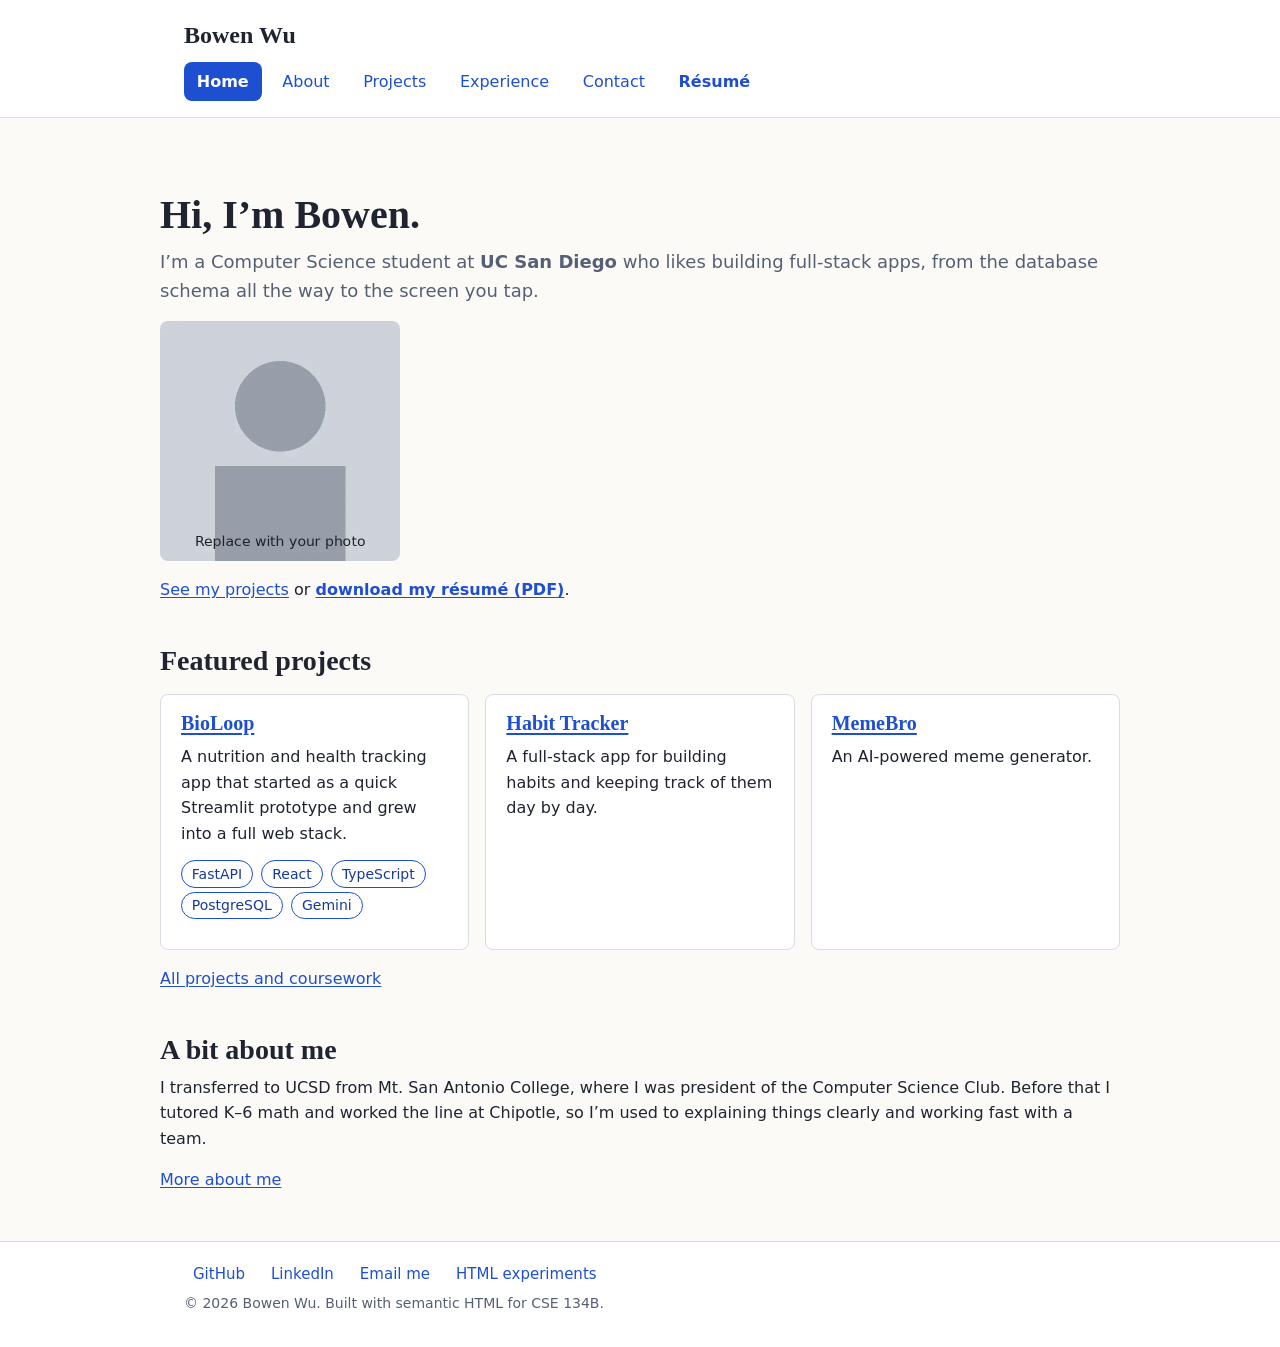
<file: index.html>
<!DOCTYPE html>
<html lang="en">
<head>
  <meta charset="utf-8">
  <meta name="viewport" content="width=device-width, initial-scale=1">
  <meta name="description" content="Bowen Wu is a Computer Science student at UC San Diego who builds full-stack web apps.">
  <meta name="author" content="Bowen Wu">
  <title>Home | Bowen Wu</title>
  <link rel="icon" href="favicon.svg" type="image/svg+xml">
  <link rel="stylesheet" href="css/styles.css">
  <script src="js/hello-world.js" defer></script>
</head>
<body>
  <header>
    <p><a href="index.html"><strong>Bowen Wu</strong></a></p>
    <nav aria-label="Main">
      <ul>
        <li><a href="index.html" aria-current="page">Home</a></li>
        <li><a href="about.html">About</a></li>
        <li><a href="projects.html">Projects</a></li>
        <li><a href="experience.html">Experience</a></li>
        <li><a href="contact.html">Contact</a></li>
        <li><a href="resume.pdf" type="application/pdf">Résumé</a></li>
      </ul>
    </nav>
  </header>

  <main>
    <section aria-labelledby="intro-heading">
      <h1 id="intro-heading">Hi, I’m Bowen.</h1>
      <p>I’m a Computer Science student at <strong>UC San Diego</strong> who likes building full-stack apps, from the database schema all the way to the screen you tap.</p>
      <picture>
        <source srcset="images/headshot.webp" type="image/webp">
        <img src="images/headshot.jpg" alt="Portrait of Bowen Wu" width="240" height="240">
      </picture>
      <p>
        <a href="projects.html">See my projects</a> or
        <a href="resume.pdf" type="application/pdf">download my résumé (PDF)</a>.
      </p>
      <noscript>
        <p>JavaScript is turned off. That’s fine: everything on this site works without it.</p>
      </noscript>
    </section>

    <section aria-labelledby="featured-heading">
      <h2 id="featured-heading">Featured projects</h2>

      <article>
        <h3><a href="projects/bioloop.html">BioLoop</a></h3>
        <p>A nutrition and health tracking app that started as a quick Streamlit prototype and grew into a full web stack.</p>
        <tech-stack>
          <span>FastAPI</span> <span>React</span> <span>TypeScript</span> <span>PostgreSQL</span> <span>Gemini</span>
        </tech-stack>
      </article>

      <article>
        <h3><a href="projects/habit-tracker.html">Habit Tracker</a></h3>
        <p>A full-stack app for building habits and keeping track of them day by day.</p>
      </article>

      <article>
        <h3><a href="projects/memebro.html">MemeBro</a></h3>
        <p>An AI-powered meme generator.</p>
      </article>

      <p><a href="projects.html">All projects and coursework</a></p>
    </section>

    <section aria-labelledby="about-heading">
      <h2 id="about-heading">A bit about me</h2>
      <p>I transferred to UCSD from Mt. San Antonio College, where I was president of the Computer Science Club. Before that I tutored K–6 math and worked the line at Chipotle, so I’m used to explaining things clearly and working fast with a team.</p>
      <p><a href="about.html">More about me</a></p>
    </section>
  </main>

  <footer>
    <nav aria-label="Footer">
      <ul>
        <!-- TODO: replace with your real GitHub and LinkedIn profile URLs -->
        <li><a href="https://github.com/">GitHub</a></li>
        <li><a href="https://www.linkedin.com/">LinkedIn</a></li>
        <li><a href="contact.html">Email me</a></li>
        <li><a href="experiments.html">HTML experiments</a></li>
      </ul>
    </nav>
    <p><small>&copy; 2026 Bowen Wu. Built with semantic HTML for CSE 134B.</small></p>
    <hello-world></hello-world>
  </footer>
</body>
</html>
</file>
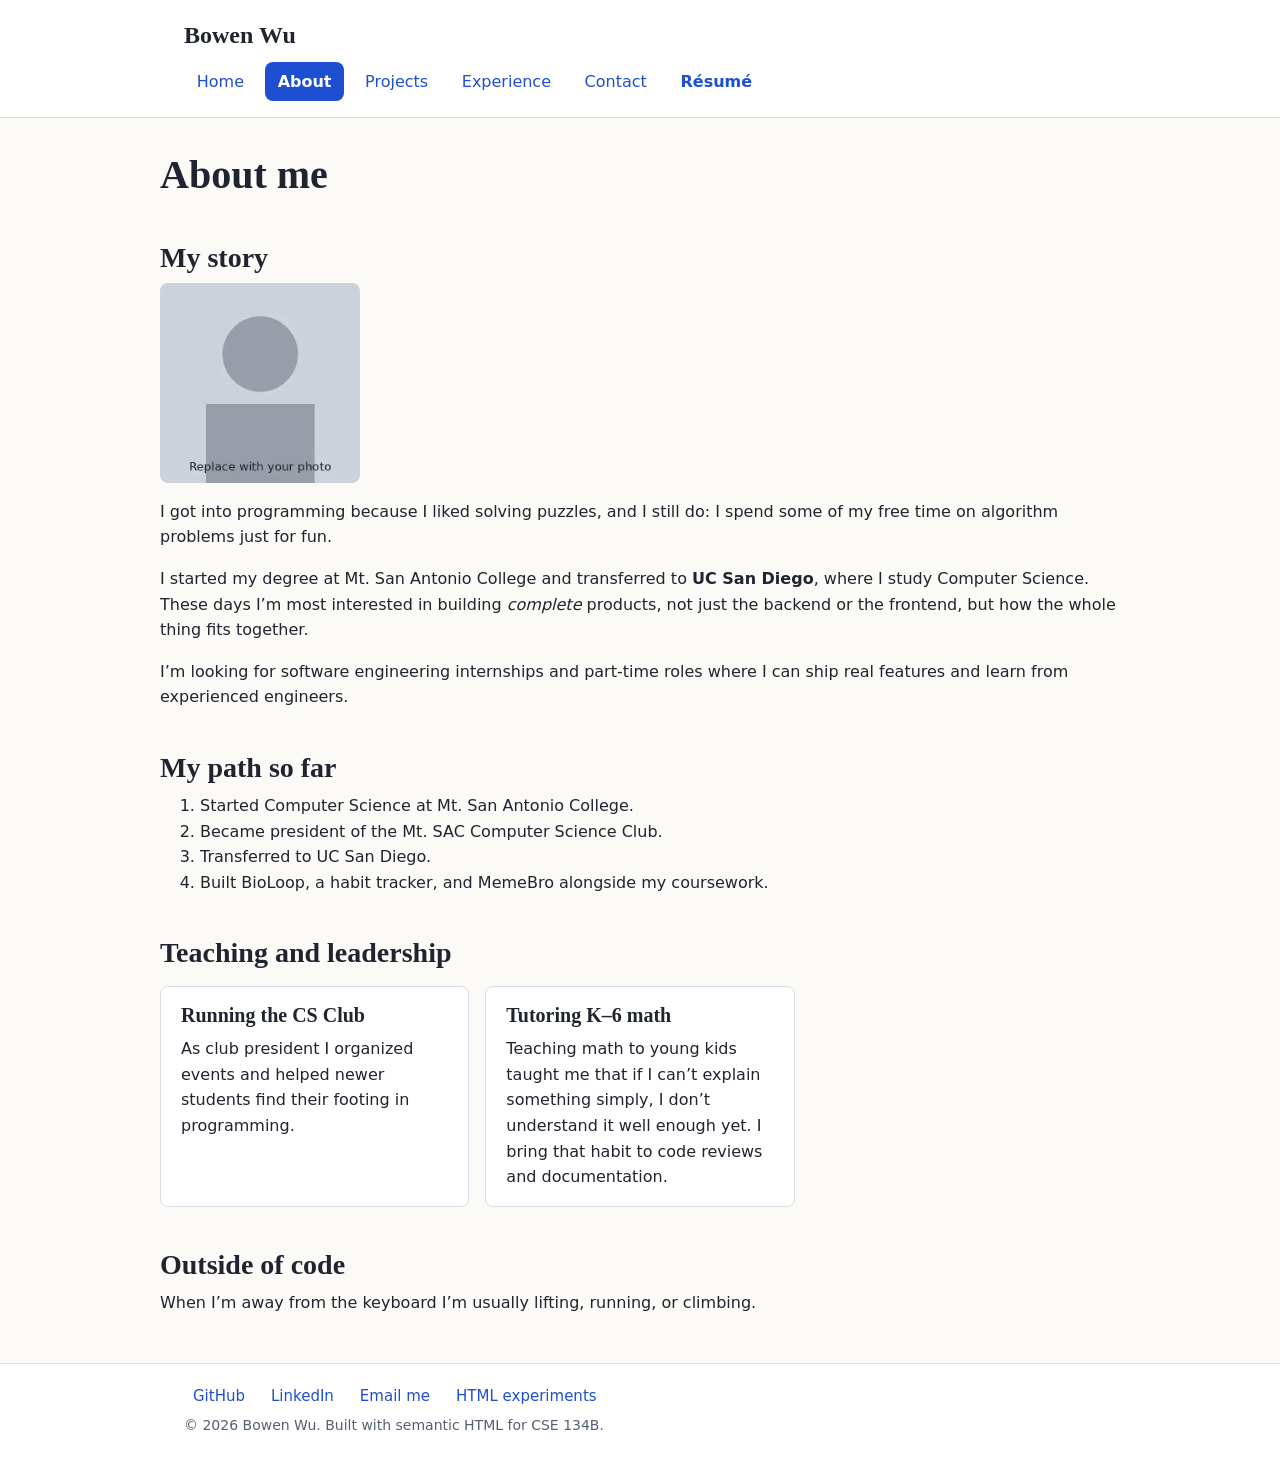
<file: about.html>
<!DOCTYPE html>
<html lang="en">
<head>
  <meta charset="utf-8">
  <meta name="viewport" content="width=device-width, initial-scale=1">
  <meta name="description" content="About Bowen Wu: transfer student, CS Club president, math tutor, and full-stack developer.">
  <meta name="author" content="Bowen Wu">
  <title>About | Bowen Wu</title>
  <link rel="icon" href="favicon.svg" type="image/svg+xml">
  <link rel="stylesheet" href="css/styles.css">
  <script src="js/hello-world.js" defer></script>
</head>
<body>
  <header>
    <p><a href="index.html"><strong>Bowen Wu</strong></a></p>
    <nav aria-label="Main">
      <ul>
        <li><a href="index.html">Home</a></li>
        <li><a href="about.html" aria-current="page">About</a></li>
        <li><a href="projects.html">Projects</a></li>
        <li><a href="experience.html">Experience</a></li>
        <li><a href="contact.html">Contact</a></li>
        <li><a href="resume.pdf" type="application/pdf">Résumé</a></li>
      </ul>
    </nav>
  </header>

  <main>
    <h1>About me</h1>

    <section aria-labelledby="story-heading">
      <h2 id="story-heading">My story</h2>
      <picture>
        <source srcset="images/headshot.webp" type="image/webp">
        <img src="images/headshot.jpg" alt="Portrait of Bowen Wu" width="200" height="200">
      </picture>
      <!-- TODO: rewrite these paragraphs in your own words -->
      <p>I got into programming because I liked solving puzzles, and I still do: I spend some of my free time on algorithm problems just for fun.</p>
      <p>I started my degree at Mt. San Antonio College and transferred to <strong>UC San Diego</strong>, where I study Computer Science. These days I’m most interested in building <em>complete</em> products, not just the backend or the frontend, but how the whole thing fits together.</p>
      <p>I’m looking for software engineering internships and part-time roles where I can ship real features and learn from experienced engineers.</p>
    </section>

    <section aria-labelledby="path-heading">
      <h2 id="path-heading">My path so far</h2>
      <ol>
        <li>Started Computer Science at Mt. San Antonio College.</li>
        <li>Became president of the Mt. SAC Computer Science Club.</li>
        <li>Transferred to UC San Diego.</li>
        <li>Built BioLoop, a habit tracker, and MemeBro alongside my coursework.</li>
      </ol>
    </section>

    <section aria-labelledby="teaching-heading">
      <h2 id="teaching-heading">Teaching and leadership</h2>
      <article>
        <h3>Running the CS Club</h3>
        <p>As club president I organized events and helped newer students find their footing in programming. <!-- TODO: add a specific event or result --></p>
      </article>
      <article>
        <h3>Tutoring K–6 math</h3>
        <p>Teaching math to young kids taught me that if I can’t explain something simply, I don’t understand it well enough yet. I bring that habit to code reviews and documentation.</p>
      </article>
    </section>

    <section aria-labelledby="outside-heading">
      <h2 id="outside-heading">Outside of code</h2>
      <p>When I’m away from the keyboard I’m usually lifting, running, or climbing.</p>
    </section>
  </main>

  <footer>
    <nav aria-label="Footer">
      <ul>
        <!-- TODO: replace with your real GitHub and LinkedIn profile URLs -->
        <li><a href="https://github.com/">GitHub</a></li>
        <li><a href="https://www.linkedin.com/">LinkedIn</a></li>
        <li><a href="contact.html">Email me</a></li>
        <li><a href="experiments.html">HTML experiments</a></li>
      </ul>
    </nav>
    <p><small>&copy; 2026 Bowen Wu. Built with semantic HTML for CSE 134B.</small></p>
    <hello-world></hello-world>
  </footer>
</body>
</html>
</file>
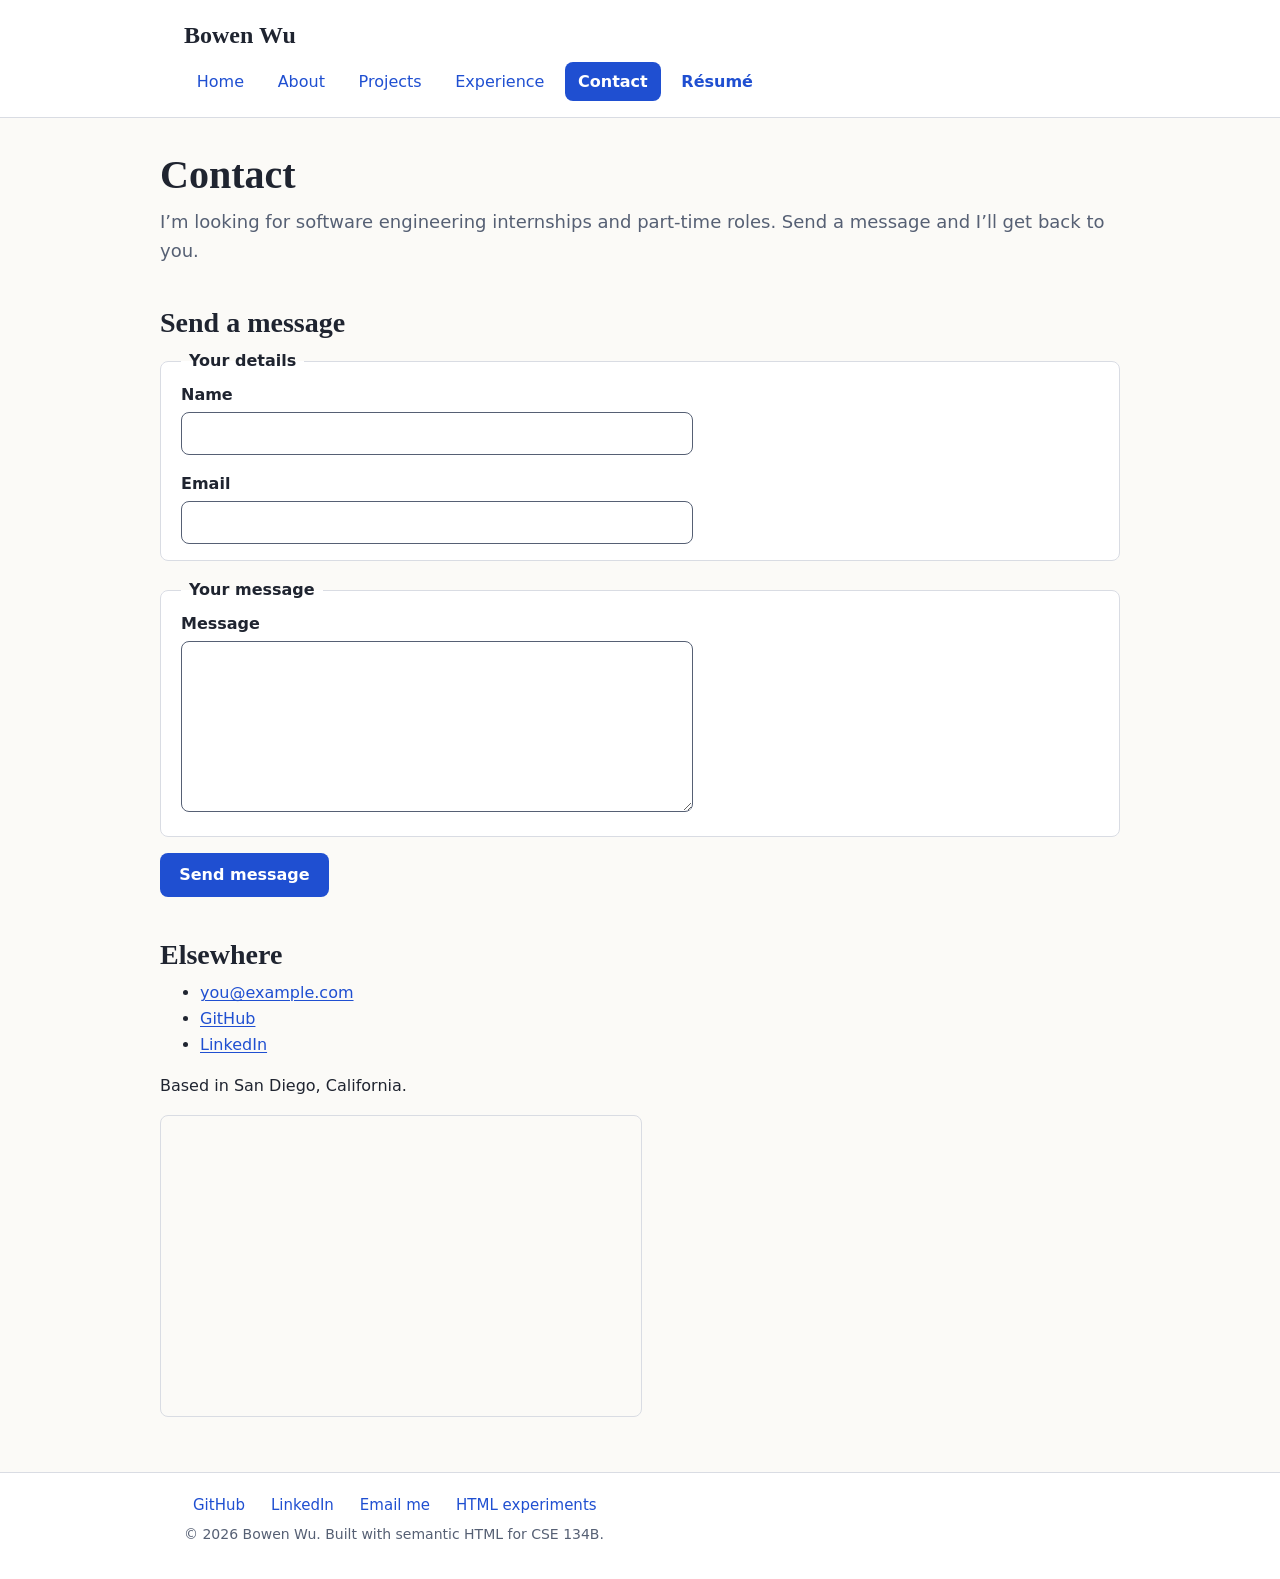
<file: contact.html>
<!DOCTYPE html>
<html lang="en">
<head>
  <meta charset="utf-8">
  <meta name="viewport" content="width=device-width, initial-scale=1">
  <meta name="description" content="Contact Bowen Wu about software engineering internships and part-time roles.">
  <meta name="author" content="Bowen Wu">
  <title>Contact | Bowen Wu</title>
  <link rel="icon" href="favicon.svg" type="image/svg+xml">
  <link rel="stylesheet" href="css/styles.css">
  <script src="js/hello-world.js" defer></script>
</head>
<body>
  <header>
    <p><a href="index.html"><strong>Bowen Wu</strong></a></p>
    <nav aria-label="Main">
      <ul>
        <li><a href="index.html">Home</a></li>
        <li><a href="about.html">About</a></li>
        <li><a href="projects.html">Projects</a></li>
        <li><a href="experience.html">Experience</a></li>
        <li><a href="contact.html" aria-current="page">Contact</a></li>
        <li><a href="resume.pdf" type="application/pdf">Résumé</a></li>
      </ul>
    </nav>
  </header>

  <main>
    <h1>Contact</h1>
    <p>I’m looking for software engineering internships and part-time roles. Send a message and I’ll get back to you.</p>

    <section aria-labelledby="form-heading">
      <h2 id="form-heading">Send a message</h2>
      <!-- The form is not wired up yet: HW2 does not allow scripting. -->
      <!-- Each <div> groups a label with its field; no other element fits that job. -->
      <form action="#" method="post">
        <fieldset>
          <legend>Your details</legend>
          <div>
            <label for="name">Name</label><br>
            <input type="text" id="name" name="name" autocomplete="name" required>
          </div>
          <div>
            <label for="email">Email</label><br>
            <input type="email" id="email" name="email" autocomplete="email" required>
          </div>
        </fieldset>
        <fieldset>
          <legend>Your message</legend>
          <div>
            <label for="message">Message</label><br>
            <textarea id="message" name="message" rows="6" cols="40" required></textarea>
          </div>
        </fieldset>
        <p><button type="submit">Send message</button></p>
      </form>

      <dialog id="message-sent" aria-labelledby="sent-heading">
        <h3 id="sent-heading">Message sent</h3>
        <p>Thanks for reaching out. I’ll reply within a few days.</p>
        <form method="dialog">
          <button type="submit">Close</button>
        </form>
      </dialog>
    </section>

    <section aria-labelledby="elsewhere-heading">
      <h2 id="elsewhere-heading">Elsewhere</h2>
      <!-- TODO: replace with your real email and profile links -->
      <ul>
        <li><a href="mailto:you@example.com">you@example.com</a></li>
        <li><a href="https://github.com/">GitHub</a></li>
        <li><a href="https://www.linkedin.com/">LinkedIn</a></li>
      </ul>
      <p>Based in San Diego, California.</p>
      <iframe src="https://www.openstreetmap.org/export/embed.html?bbox=-117.30%2C32.70%2C-117.05%2C32.92&amp;layer=mapnik" title="Map of San Diego, California" width="480" height="300" loading="lazy"></iframe>
    </section>
  </main>

  <footer>
    <nav aria-label="Footer">
      <ul>
        <!-- TODO: replace with your real GitHub and LinkedIn profile URLs -->
        <li><a href="https://github.com/">GitHub</a></li>
        <li><a href="https://www.linkedin.com/">LinkedIn</a></li>
        <li><a href="contact.html">Email me</a></li>
        <li><a href="experiments.html">HTML experiments</a></li>
      </ul>
    </nav>
    <p><small>&copy; 2026 Bowen Wu. Built with semantic HTML for CSE 134B.</small></p>
    <hello-world></hello-world>
  </footer>
</body>
</html>
</file>
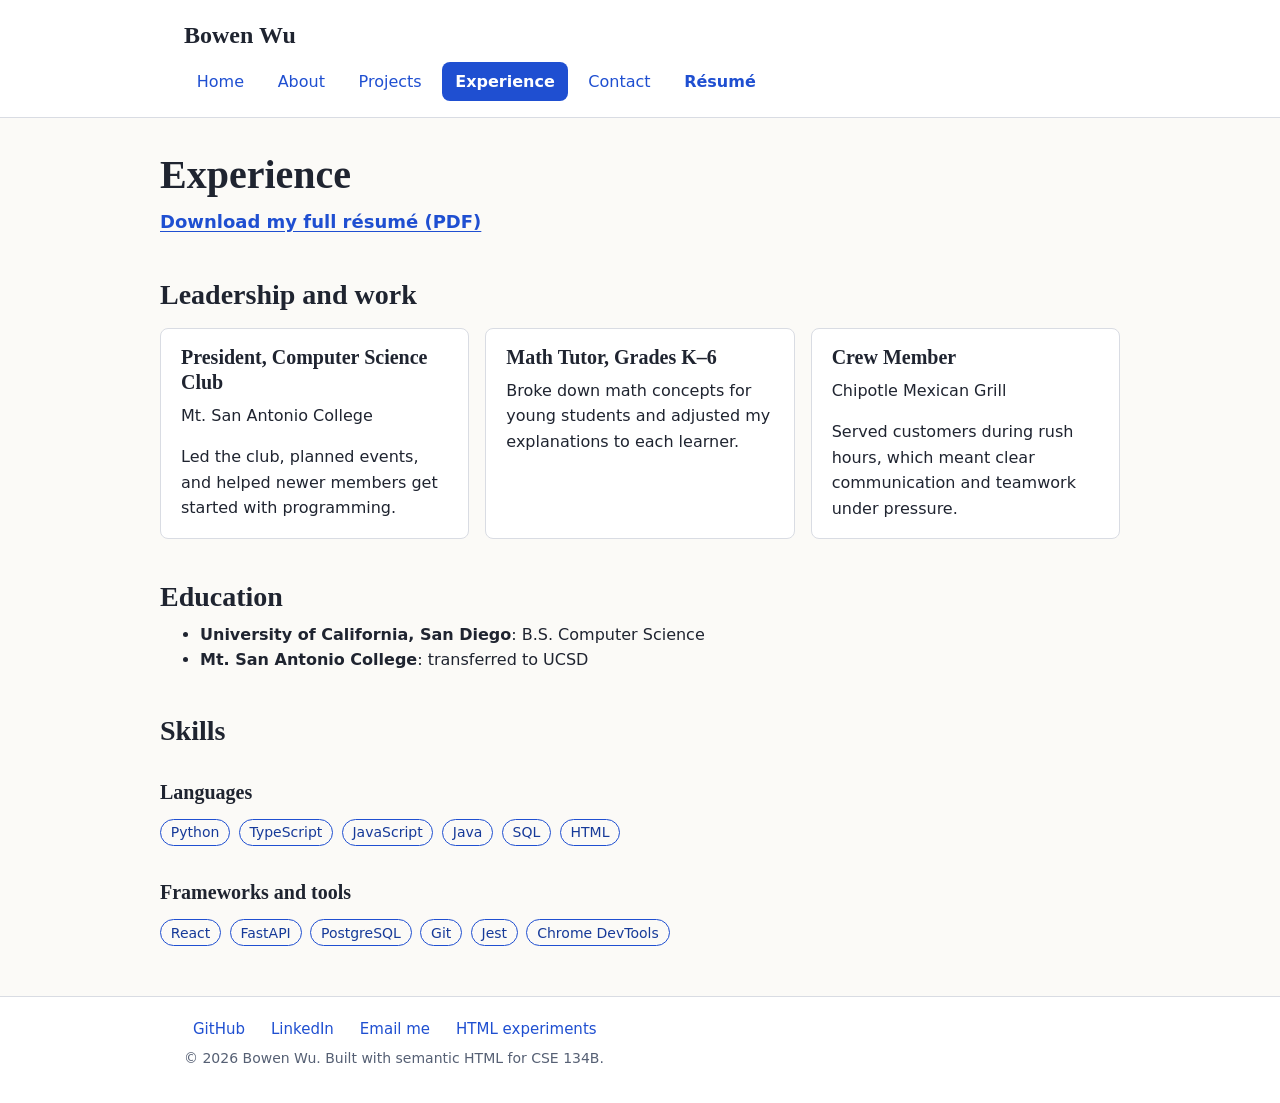
<file: experience.html>
<!DOCTYPE html>
<html lang="en">
<head>
  <meta charset="utf-8">
  <meta name="viewport" content="width=device-width, initial-scale=1">
  <meta name="description" content="Bowen Wu's leadership, work experience, education, and technical skills.">
  <meta name="author" content="Bowen Wu">
  <title>Experience | Bowen Wu</title>
  <link rel="icon" href="favicon.svg" type="image/svg+xml">
  <link rel="stylesheet" href="css/styles.css">
  <script src="js/hello-world.js" defer></script>
</head>
<body>
  <header>
    <p><a href="index.html"><strong>Bowen Wu</strong></a></p>
    <nav aria-label="Main">
      <ul>
        <li><a href="index.html">Home</a></li>
        <li><a href="about.html">About</a></li>
        <li><a href="projects.html">Projects</a></li>
        <li><a href="experience.html" aria-current="page">Experience</a></li>
        <li><a href="contact.html">Contact</a></li>
        <li><a href="resume.pdf" type="application/pdf">Résumé</a></li>
      </ul>
    </nav>
  </header>

  <main>
    <h1>Experience</h1>
    <p><a href="resume.pdf" type="application/pdf">Download my full résumé (PDF)</a></p>

    <section aria-labelledby="roles-heading">
      <h2 id="roles-heading">Leadership and work</h2>
      <!-- TODO: add dates and concrete accomplishments to each role -->
      <article>
        <h3>President, Computer Science Club</h3>
        <p>Mt. San Antonio College</p>
        <p>Led the club, planned events, and helped newer members get started with programming.</p>
      </article>
      <article>
        <h3>Math Tutor, Grades K–6</h3>
        <p>Broke down math concepts for young students and adjusted my explanations to each learner.</p>
      </article>
      <article>
        <h3>Crew Member</h3>
        <p>Chipotle Mexican Grill</p>
        <p>Served customers during rush hours, which meant clear communication and teamwork under pressure.</p>
      </article>
    </section>

    <section aria-labelledby="education-heading">
      <h2 id="education-heading">Education</h2>
      <ul>
        <li><strong>University of California, San Diego</strong>: B.S. Computer Science <!-- TODO: expected graduation --></li>
        <li><strong>Mt. San Antonio College</strong>: transferred to UCSD</li>
      </ul>
    </section>

    <section aria-labelledby="skills-heading">
      <h2 id="skills-heading">Skills</h2>
      <h3>Languages</h3>
      <tech-stack>
        <span>Python</span> <span>TypeScript</span> <span>JavaScript</span> <span>Java</span> <span>SQL</span> <span>HTML</span>
      </tech-stack>
      <h3>Frameworks and tools</h3>
      <tech-stack>
        <span>React</span> <span>FastAPI</span> <span>PostgreSQL</span> <span>Git</span> <span>Jest</span> <span>Chrome DevTools</span>
      </tech-stack>
    </section>
  </main>

  <footer>
    <nav aria-label="Footer">
      <ul>
        <!-- TODO: replace with your real GitHub and LinkedIn profile URLs -->
        <li><a href="https://github.com/">GitHub</a></li>
        <li><a href="https://www.linkedin.com/">LinkedIn</a></li>
        <li><a href="contact.html">Email me</a></li>
        <li><a href="experiments.html">HTML experiments</a></li>
      </ul>
    </nav>
    <p><small>&copy; 2026 Bowen Wu. Built with semantic HTML for CSE 134B.</small></p>
    <hello-world></hello-world>
  </footer>
</body>
</html>
</file>
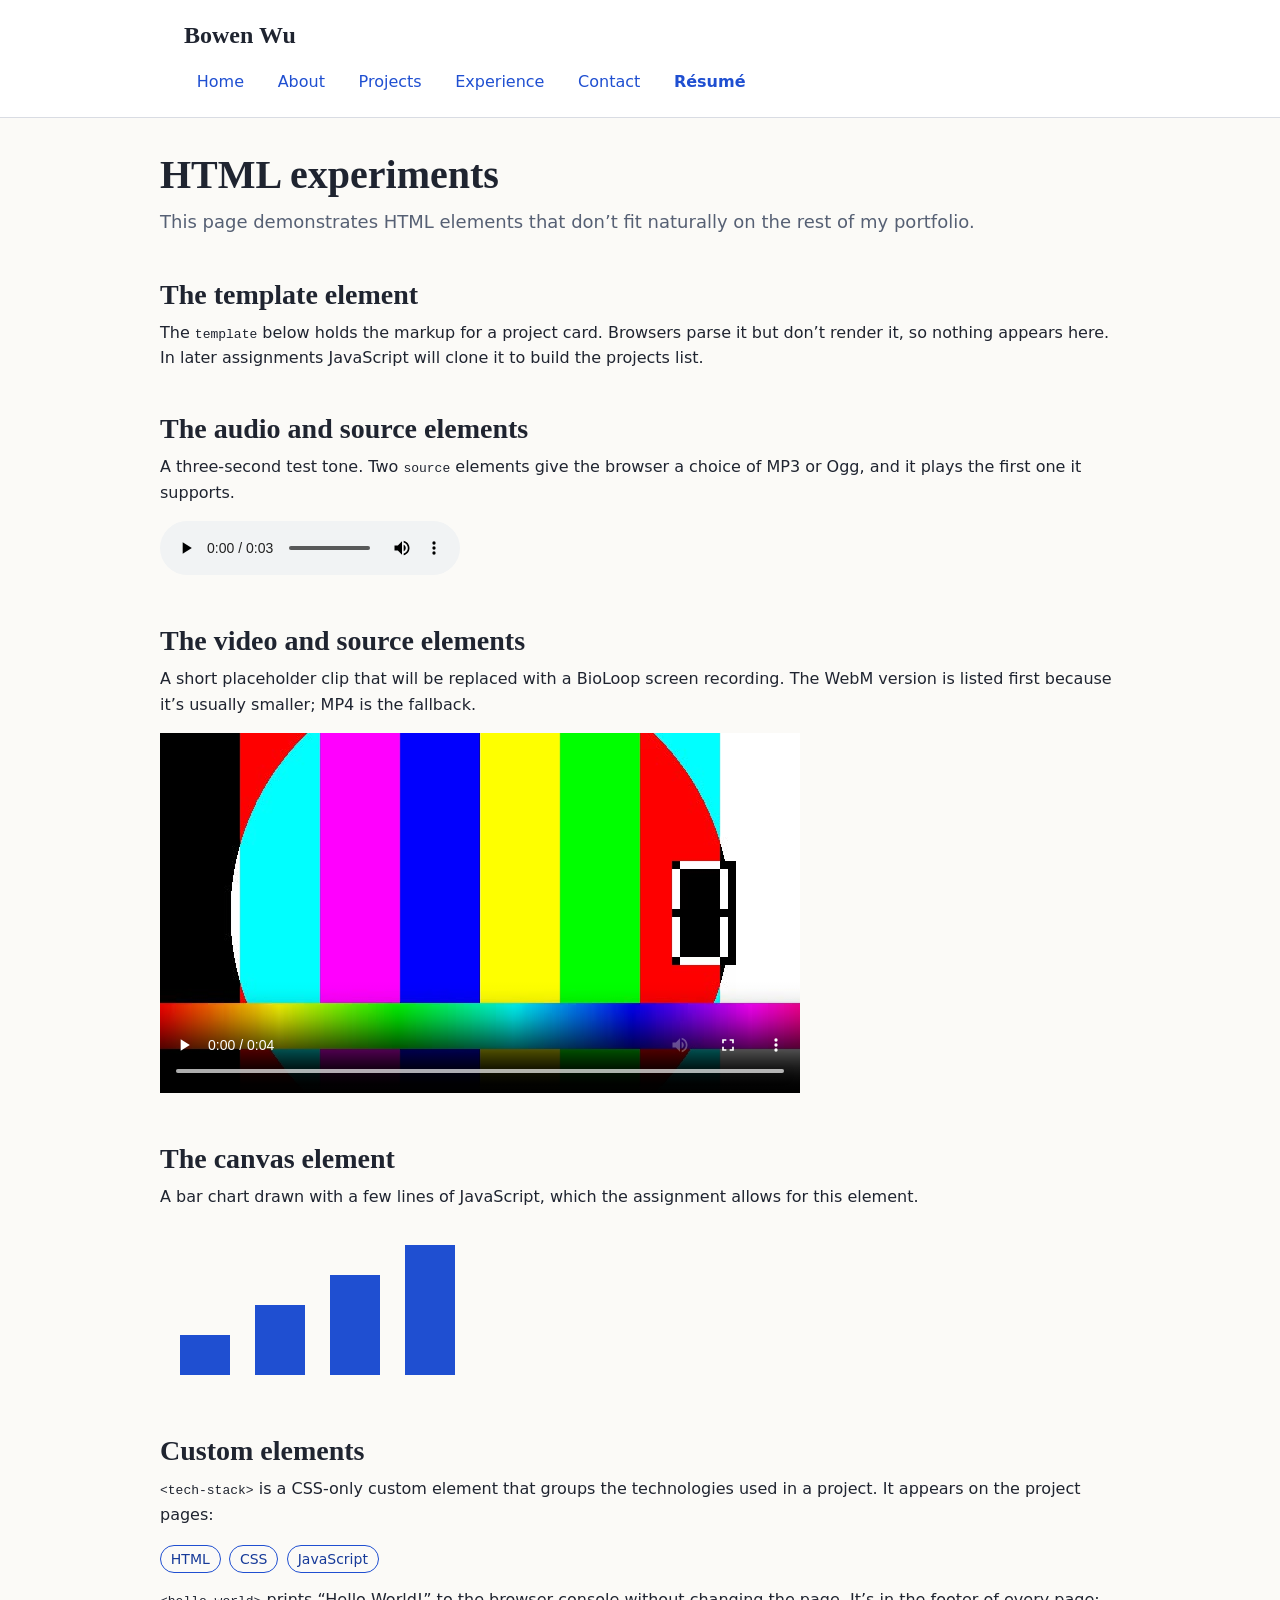
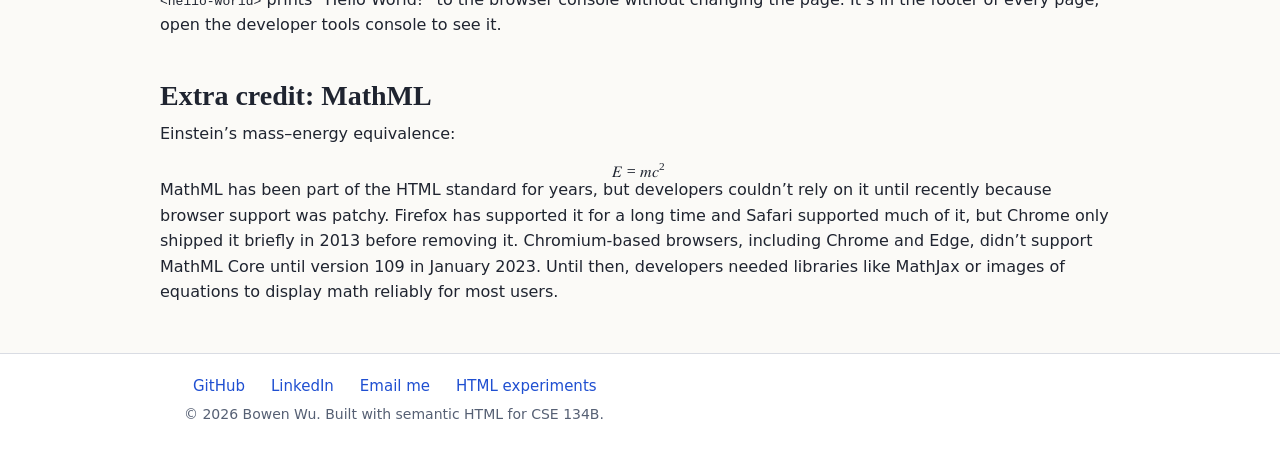
<file: experiments.html>
<!DOCTYPE html>
<html lang="en">
<head>
  <meta charset="utf-8">
  <meta name="viewport" content="width=device-width, initial-scale=1">
  <meta name="description" content="Demonstrations of the template, audio, video, source, and canvas elements, plus MathML.">
  <meta name="author" content="Bowen Wu">
  <title>HTML experiments | Bowen Wu</title>
  <link rel="icon" href="favicon.svg" type="image/svg+xml">
  <link rel="stylesheet" href="css/styles.css">
  <script src="js/hello-world.js" defer></script>
</head>
<body>
  <header>
    <p><a href="index.html"><strong>Bowen Wu</strong></a></p>
    <nav aria-label="Main">
      <ul>
        <li><a href="index.html">Home</a></li>
        <li><a href="about.html">About</a></li>
        <li><a href="projects.html">Projects</a></li>
        <li><a href="experience.html">Experience</a></li>
        <li><a href="contact.html">Contact</a></li>
        <li><a href="resume.pdf" type="application/pdf">Résumé</a></li>
      </ul>
    </nav>
  </header>

  <main>
    <h1>HTML experiments</h1>
    <p>This page demonstrates HTML elements that don’t fit naturally on the rest of my portfolio.</p>

    <section aria-labelledby="template-heading">
      <h2 id="template-heading">The template element</h2>
      <p>The <code>template</code> below holds the markup for a project card. Browsers parse it but don’t render it, so nothing appears here. In later assignments JavaScript will clone it to build the projects list.</p>
      <template id="project-card-template">
        <article>
          <h3>Project name</h3>
          <p>Short project summary.</p>
          <tech-stack><span>Technology</span></tech-stack>
          <a href="projects.html">Read the case study</a>
        </article>
      </template>
    </section>

    <section aria-labelledby="audio-heading">
      <h2 id="audio-heading">The audio and source elements</h2>
      <p>A three-second test tone. Two <code>source</code> elements give the browser a choice of MP3 or Ogg, and it plays the first one it supports.</p>
      <audio controls preload="metadata">
        <source src="media/tone.mp3" type="audio/mpeg">
        <source src="media/tone.ogg" type="audio/ogg">
        Your browser doesn’t support HTML audio. <a href="media/tone.mp3">Download the MP3</a>.
      </audio>
    </section>

    <section aria-labelledby="video-heading">
      <h2 id="video-heading">The video and source elements</h2>
      <p>A short placeholder clip that will be replaced with a BioLoop screen recording. The WebM version is listed first because it’s usually smaller; MP4 is the fallback.</p>
      <video controls width="640" height="360" preload="metadata" poster="images/demo-poster.jpg">
        <source src="media/demo.webm" type="video/webm">
        <source src="media/demo.mp4" type="video/mp4">
        Your browser doesn’t support HTML video. <a href="media/demo.mp4">Download the MP4</a>.
      </video>
    </section>

    <section aria-labelledby="canvas-heading">
      <h2 id="canvas-heading">The canvas element</h2>
      <p>A bar chart drawn with a few lines of JavaScript, which the assignment allows for this element.</p>
      <canvas id="demo-canvas" width="320" height="160">A bar chart with four bars of increasing height.</canvas>
      <script>
        const ctx = document.getElementById('demo-canvas').getContext('2d');
        [40, 70, 100, 130].forEach((h, i) => {
          ctx.fillStyle = '#1F4FD1';
          ctx.fillRect(20 + i * 75, 150 - h, 50, h);
        });
      </script>
    </section>

    <section aria-labelledby="custom-heading">
      <h2 id="custom-heading">Custom elements</h2>
      <p><code>&lt;tech-stack&gt;</code> is a CSS-only custom element that groups the technologies used in a project. It appears on the project pages:</p>
      <tech-stack>
        <span>HTML</span> <span>CSS</span> <span>JavaScript</span>
      </tech-stack>
      <p><code>&lt;hello-world&gt;</code> prints “Hello World!” to the browser console without changing the page. It’s in the footer of every page; open the developer tools console to see it.</p>
    </section>

    <section aria-labelledby="mathml-heading">
      <h2 id="mathml-heading">Extra credit: MathML</h2>
      <p>Einstein’s mass–energy equivalence:</p>
      <math display="block">
        <mi>E</mi>
        <mo>=</mo>
        <mi>m</mi>
        <msup>
          <mi>c</mi>
          <mn>2</mn>
        </msup>
      </math>
      <p>MathML has been part of the HTML standard for years, but developers couldn’t rely on it until recently because browser support was patchy. Firefox has supported it for a long time and Safari supported much of it, but Chrome only shipped it briefly in 2013 before removing it. Chromium-based browsers, including Chrome and Edge, didn’t support MathML Core until version 109 in January 2023. Until then, developers needed libraries like MathJax or images of equations to display math reliably for most users.</p>
    </section>
  </main>

  <footer>
    <nav aria-label="Footer">
      <ul>
        <!-- TODO: replace with your real GitHub and LinkedIn profile URLs -->
        <li><a href="https://github.com/">GitHub</a></li>
        <li><a href="https://www.linkedin.com/">LinkedIn</a></li>
        <li><a href="contact.html">Email me</a></li>
        <li><a href="experiments.html">HTML experiments</a></li>
      </ul>
    </nav>
    <p><small>&copy; 2026 Bowen Wu. Built with semantic HTML for CSE 134B.</small></p>
    <hello-world></hello-world>
  </footer>
</body>
</html>
</file>
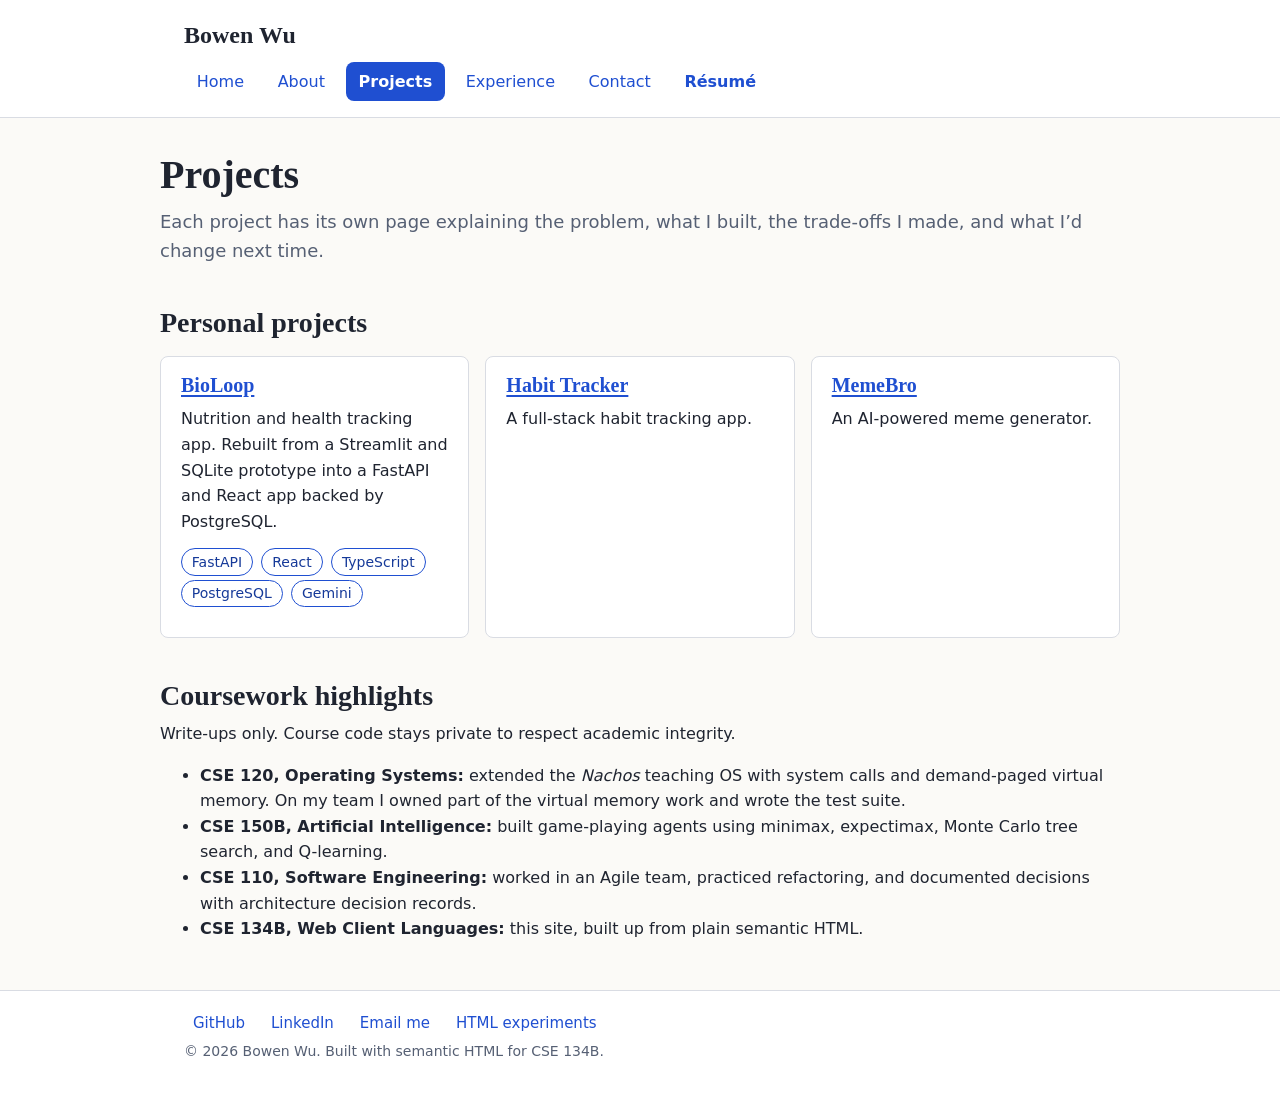
<file: projects.html>
<!DOCTYPE html>
<html lang="en">
<head>
  <meta charset="utf-8">
  <meta name="viewport" content="width=device-width, initial-scale=1">
  <meta name="description" content="Projects and coursework by Bowen Wu, including BioLoop, a habit tracker, and MemeBro.">
  <meta name="author" content="Bowen Wu">
  <title>Projects | Bowen Wu</title>
  <link rel="icon" href="favicon.svg" type="image/svg+xml">
  <link rel="stylesheet" href="css/styles.css">
  <script src="js/hello-world.js" defer></script>
</head>
<body>
  <header>
    <p><a href="index.html"><strong>Bowen Wu</strong></a></p>
    <nav aria-label="Main">
      <ul>
        <li><a href="index.html">Home</a></li>
        <li><a href="about.html">About</a></li>
        <li><a href="projects.html" aria-current="page">Projects</a></li>
        <li><a href="experience.html">Experience</a></li>
        <li><a href="contact.html">Contact</a></li>
        <li><a href="resume.pdf" type="application/pdf">Résumé</a></li>
      </ul>
    </nav>
  </header>

  <main>
    <h1>Projects</h1>
    <p>Each project has its own page explaining the problem, what I built, the trade-offs I made, and what I’d change next time.</p>

    <section aria-labelledby="personal-heading">
      <h2 id="personal-heading">Personal projects</h2>

      <article>
        <h3><a href="projects/bioloop.html">BioLoop</a></h3>
        <p>Nutrition and health tracking app. Rebuilt from a Streamlit and SQLite prototype into a FastAPI and React app backed by PostgreSQL.</p>
        <tech-stack>
          <span>FastAPI</span> <span>React</span> <span>TypeScript</span> <span>PostgreSQL</span> <span>Gemini</span>
        </tech-stack>
      </article>

      <article>
        <h3><a href="projects/habit-tracker.html">Habit Tracker</a></h3>
        <p>A full-stack habit tracking app.</p>
        <!-- TODO: add a <tech-stack> for this project -->
      </article>

      <article>
        <h3><a href="projects/memebro.html">MemeBro</a></h3>
        <p>An AI-powered meme generator.</p>
        <!-- TODO: add a <tech-stack> for this project -->
      </article>
    </section>

    <section aria-labelledby="coursework-heading">
      <h2 id="coursework-heading">Coursework highlights</h2>
      <p>Write-ups only. Course code stays private to respect academic integrity.</p>
      <ul>
        <li><b>CSE 120, Operating Systems:</b> extended the <i>Nachos</i> teaching OS with system calls and demand-paged virtual memory. On my team I owned part of the virtual memory work and wrote the test suite.</li>
        <li><b>CSE 150B, Artificial Intelligence:</b> built game-playing agents using minimax, expectimax, Monte Carlo tree search, and Q-learning.</li>
        <li><b>CSE 110, Software Engineering:</b> worked in an Agile team, practiced refactoring, and documented decisions with architecture decision records.</li>
        <li><b>CSE 134B, Web Client Languages:</b> this site, built up from plain semantic HTML.</li>
      </ul>
    </section>
  </main>

  <footer>
    <nav aria-label="Footer">
      <ul>
        <!-- TODO: replace with your real GitHub and LinkedIn profile URLs -->
        <li><a href="https://github.com/">GitHub</a></li>
        <li><a href="https://www.linkedin.com/">LinkedIn</a></li>
        <li><a href="contact.html">Email me</a></li>
        <li><a href="experiments.html">HTML experiments</a></li>
      </ul>
    </nav>
    <p><small>&copy; 2026 Bowen Wu. Built with semantic HTML for CSE 134B.</small></p>
    <hello-world></hello-world>
  </footer>
</body>
</html>
</file>
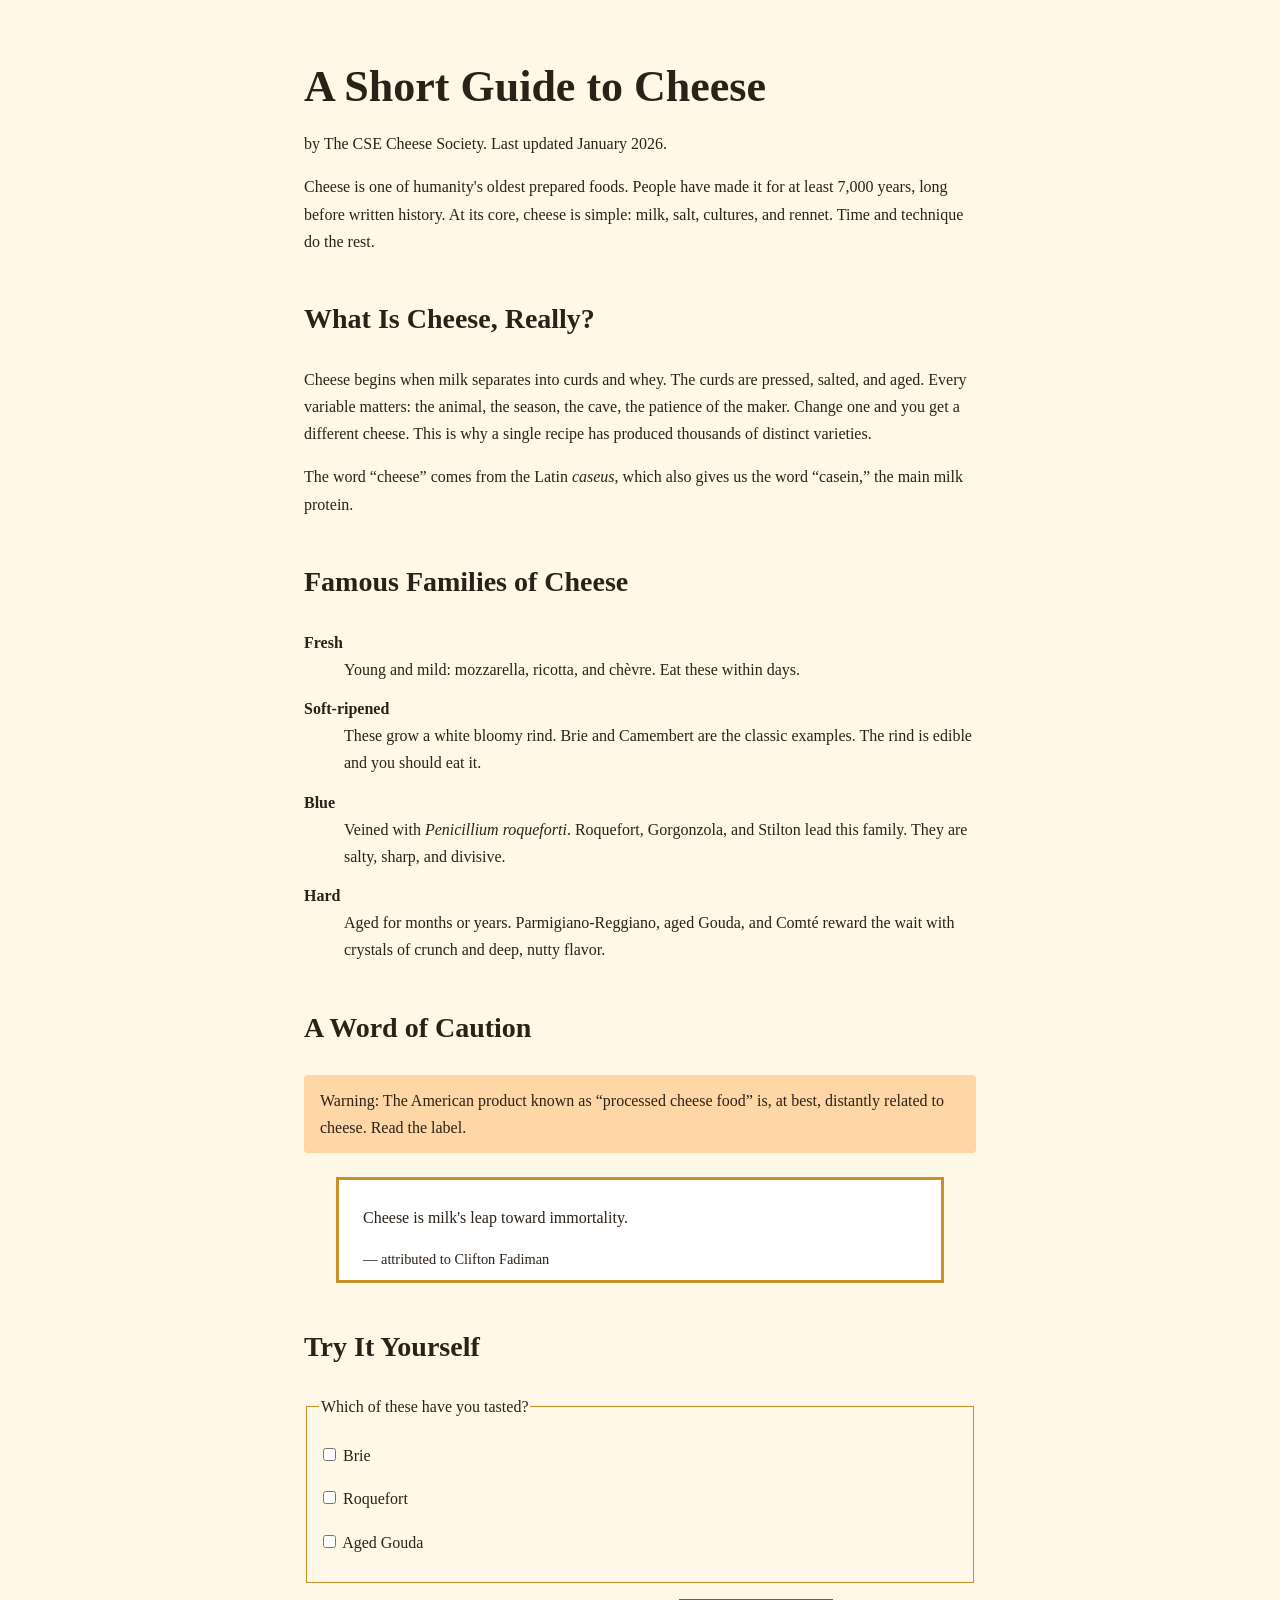
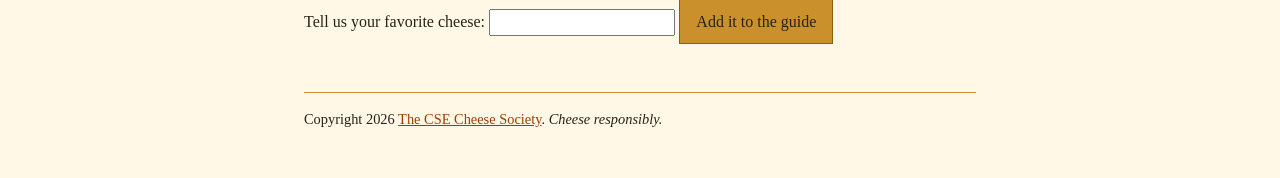
<file: part1/cheese.html>
<!DOCTYPE html>
<html lang="en">
<head>
  <meta charset="UTF-8">
  <meta name="viewport" content="width=device-width, initial-scale=1">
  <title>A Short Guide to Cheese</title>
  <link rel="stylesheet" href="cheese.css">
</head>
<body>
  <header>
    <h1>A Short Guide to Cheese</h1>
    <p>by The CSE Cheese Society. Last updated <time datetime="2026-01">January 2026</time>.</p>
  </header>

  <main>
    <article>
      <p>Cheese is one of humanity's oldest prepared foods. People have made
      it for at least 7,000 years, long before written history. At its core,
      cheese is simple: milk, salt, cultures, and rennet. Time and technique
      do the rest.</p>

      <section>
        <h2>What Is Cheese, Really?</h2>
        <p>Cheese begins when milk separates into curds and whey. The curds
        are pressed, salted, and aged. Every variable matters: the animal,
        the season, the cave, the patience of the maker. Change one and you
        get a different cheese. This is why a single recipe has produced
        thousands of distinct varieties.</p>
        <p>The word <q>cheese</q> comes from the Latin
        <span class="latin" lang="la">caseus</span>, which also gives us the word
        <q>casein,</q> the main milk protein.</p>
      </section>

      <section>
        <h2>Famous Families of Cheese</h2>

        <dl>
          <dt>Fresh</dt>
          <dd>Young and mild: mozzarella, ricotta, and
          <span lang="fr">chèvre</span>. Eat these within days.</dd>

          <dt>Soft-ripened</dt>
          <dd>These grow a white bloomy rind. Brie and Camembert are the
          classic examples. The rind is edible and you should eat it.</dd>

          <dt>Blue</dt>
          <dd>Veined with <span class="latin" lang="la">Penicillium
          roqueforti</span>. Roquefort, Gorgonzola, and Stilton lead this
          family. They are salty, sharp, and divisive.</dd>

          <dt>Hard</dt>
          <dd>Aged for months or years. Parmigiano-Reggiano, aged Gouda,
          and <span lang="fr">Comté</span> reward the wait with crystals
          of crunch and deep, nutty flavor.</dd>
        </dl>
      </section>

      <section>
        <h2>A Word of Caution</h2>
        <p id="warning">Warning: The American product known as
        <q>processed cheese food</q> is, at best, distantly related to
        cheese. Read the label.</p>

        <blockquote>
          <p>Cheese is milk's leap toward immortality.</p>
          <footer>— attributed to Clifton Fadiman</footer>
        </blockquote>
      </section>

      <section>
        <h2>Try It Yourself</h2>
        <form>
          <fieldset>
            <legend>Which of these have you tasted?</legend>
            <p><input type="checkbox" id="c-brie" name="tasted" value="brie">
               <label for="c-brie">Brie</label></p>
            <p><input type="checkbox" id="c-roquefort" name="tasted" value="roquefort">
               <label for="c-roquefort">Roquefort</label></p>
            <p><input type="checkbox" id="c-gouda" name="tasted" value="gouda">
               <label for="c-gouda">Aged Gouda</label></p>
          </fieldset>
          <p>
            <label for="fav">Tell us your favorite cheese:</label>
            <input type="text" id="fav" name="favorite">
            <button type="submit">Add it to the guide</button>
          </p>
        </form>
      </section>
    </article>
  </main>
  <footer>
    <p>Copyright 2026 <a href="https://example.com/cheese-society">The CSE
    Cheese Society</a>. <em>Cheese responsibly.</em></p>
  </footer>
</body>
</html>
</file>
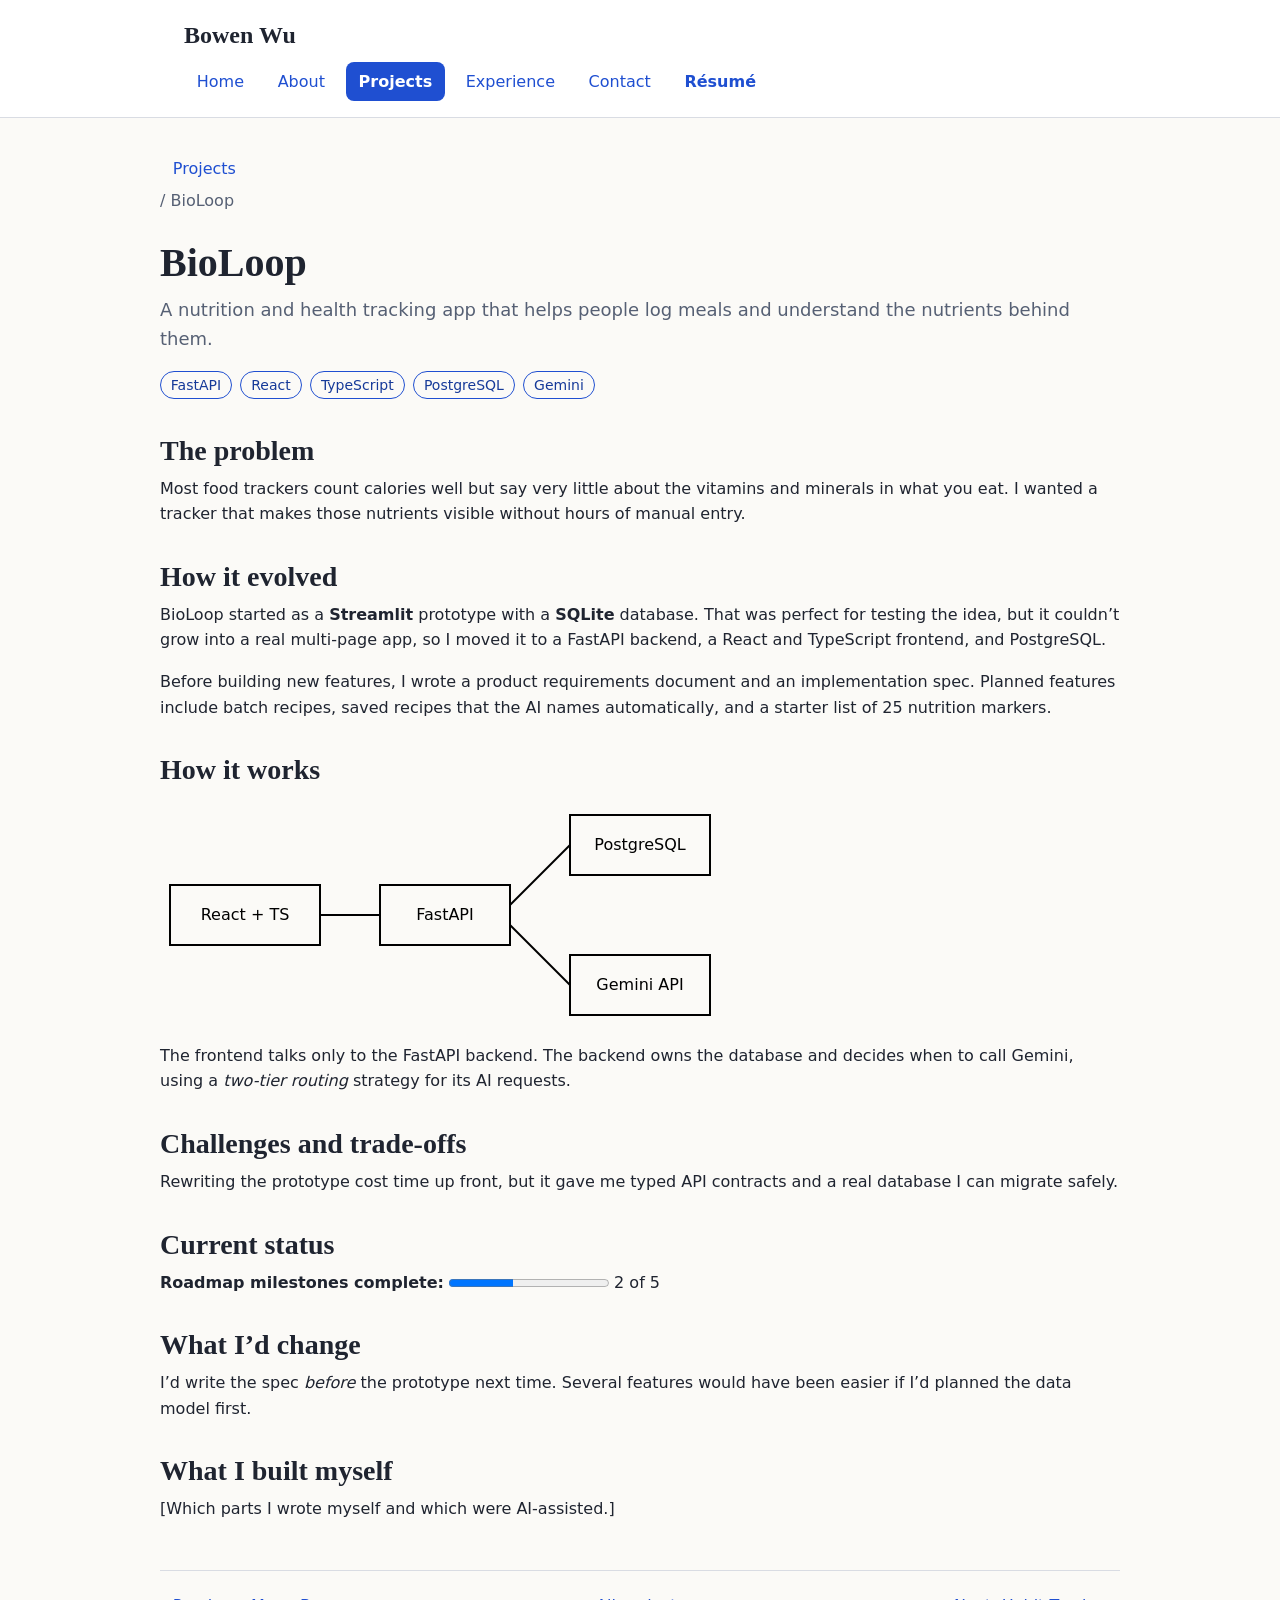
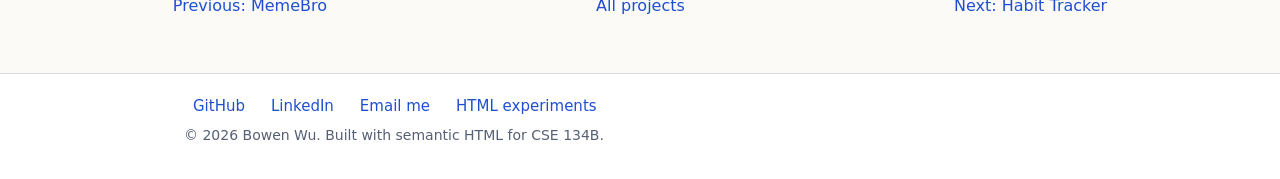
<file: projects/bioloop.html>
<!DOCTYPE html>
<html lang="en">
<head>
  <meta charset="utf-8">
  <meta name="viewport" content="width=device-width, initial-scale=1">
  <meta name="description" content="Case study: BioLoop, a nutrition and health tracking app built with FastAPI, React, PostgreSQL, and Gemini.">
  <meta name="author" content="Bowen Wu">
  <title>BioLoop | Bowen Wu</title>
  <link rel="icon" href="../favicon.svg" type="image/svg+xml">
  <link rel="stylesheet" href="../css/styles.css">
  <script src="../js/hello-world.js" defer></script>
</head>
<body>
  <header>
    <p><a href="../index.html"><strong>Bowen Wu</strong></a></p>
    <nav aria-label="Main">
      <ul>
        <li><a href="../index.html">Home</a></li>
        <li><a href="../about.html">About</a></li>
        <li><a href="../projects.html" aria-current="page">Projects</a></li>
        <li><a href="../experience.html">Experience</a></li>
        <li><a href="../contact.html">Contact</a></li>
        <li><a href="../resume.pdf" type="application/pdf">Résumé</a></li>
      </ul>
    </nav>
  </header>

  <main>
    <nav aria-label="Breadcrumb">
      <p><a href="../projects.html">Projects</a> / BioLoop</p>
    </nav>

    <article>
      <header>
        <h1>BioLoop</h1>
        <p>A nutrition and health tracking app that helps people log meals and understand the nutrients behind them.</p>
        <tech-stack>
          <span>FastAPI</span> <span>React</span> <span>TypeScript</span> <span>PostgreSQL</span> <span>Gemini</span>
        </tech-stack>
        <!-- TODO: add GitHub / live demo links when public -->
      </header>

      <section aria-labelledby="problem-heading">
        <h2 id="problem-heading">The problem</h2>
        <!-- TODO: describe the problem in your own words -->
        <p>Most food trackers count calories well but say very little about the vitamins and minerals in what you eat. I wanted a tracker that makes those nutrients visible without hours of manual entry.</p>
      </section>

      <section aria-labelledby="built-heading">
        <h2 id="built-heading">How it evolved</h2>
        <p>BioLoop started as a <b>Streamlit</b> prototype with a <b>SQLite</b> database. That was perfect for testing the idea, but it couldn’t grow into a real multi-page app, so I moved it to a FastAPI backend, a React and TypeScript frontend, and PostgreSQL.</p>
        <p>Before building new features, I wrote a product requirements document and an implementation spec. Planned features include batch recipes, saved recipes that the AI names automatically, and a starter list of 25 nutrition markers.</p>
      </section>

      <section aria-labelledby="how-heading">
        <h2 id="how-heading">How it works</h2>
        <svg width="560" height="240" viewBox="0 0 560 240" role="img" aria-labelledby="arch-title arch-desc">
          <title id="arch-title">BioLoop architecture</title>
          <desc id="arch-desc">The React and TypeScript frontend calls a FastAPI backend. The backend stores data in PostgreSQL and sends AI requests to Gemini.</desc>
          <rect x="10" y="90" width="150" height="60" fill="none" stroke="black" stroke-width="2"/>
          <text x="85" y="125" text-anchor="middle" font-size="16">React + TS</text>
          <rect x="220" y="90" width="130" height="60" fill="none" stroke="black" stroke-width="2"/>
          <text x="285" y="125" text-anchor="middle" font-size="16">FastAPI</text>
          <rect x="410" y="20" width="140" height="60" fill="none" stroke="black" stroke-width="2"/>
          <text x="480" y="55" text-anchor="middle" font-size="16">PostgreSQL</text>
          <rect x="410" y="160" width="140" height="60" fill="none" stroke="black" stroke-width="2"/>
          <text x="480" y="195" text-anchor="middle" font-size="16">Gemini API</text>
          <line x1="160" y1="120" x2="220" y2="120" stroke="black" stroke-width="2"/>
          <line x1="350" y1="110" x2="410" y2="50" stroke="black" stroke-width="2"/>
          <line x1="350" y1="130" x2="410" y2="190" stroke="black" stroke-width="2"/>
        </svg>
        <p>The frontend talks only to the FastAPI backend. The backend owns the database and decides when to call Gemini, using a <i>two-tier routing</i> strategy for its AI requests. <!-- TODO: explain how the two tiers work --></p>
      </section>

      <section aria-labelledby="tradeoffs-heading">
        <h2 id="tradeoffs-heading">Challenges and trade-offs</h2>
        <p>Rewriting the prototype cost time up front, but it gave me typed API contracts and a real database I can migrate safely. <!-- TODO: add a trade-off from the AI routing design --></p>
      </section>

      <section aria-labelledby="status-heading">
        <h2 id="status-heading">Current status</h2>
        <!-- TODO: update value to match your real progress -->
        <p>
          <label for="bioloop-progress">Roadmap milestones complete:</label>
          <progress id="bioloop-progress" value="2" max="5">2 of 5</progress>
          2 of 5
        </p>
      </section>

      <section aria-labelledby="change-heading">
        <h2 id="change-heading">What I’d change</h2>
        <!-- TODO: add an honest reflection -->
        <p>I’d write the spec <em>before</em> the prototype next time. Several features would have been easier if I’d planned the data model first.</p>
      </section>

      <section aria-labelledby="credit-heading">
        <h2 id="credit-heading">What I built myself</h2>
        <p>[Which parts I wrote myself and which were AI-assisted.]</p>
      </section>
    </article>

    <nav aria-label="More projects">
      <ul>
        <li><a href="memebro.html">Previous: MemeBro</a></li>
        <li><a href="../projects.html">All projects</a></li>
        <li><a href="habit-tracker.html">Next: Habit Tracker</a></li>
      </ul>
    </nav>
  </main>

  <footer>
    <nav aria-label="Footer">
      <ul>
        <!-- TODO: replace with your real GitHub and LinkedIn profile URLs -->
        <li><a href="https://github.com/">GitHub</a></li>
        <li><a href="https://www.linkedin.com/">LinkedIn</a></li>
        <li><a href="../contact.html">Email me</a></li>
        <li><a href="../experiments.html">HTML experiments</a></li>
      </ul>
    </nav>
    <p><small>&copy; 2026 Bowen Wu. Built with semantic HTML for CSE 134B.</small></p>
    <hello-world></hello-world>
  </footer>
</body>
</html>
</file>
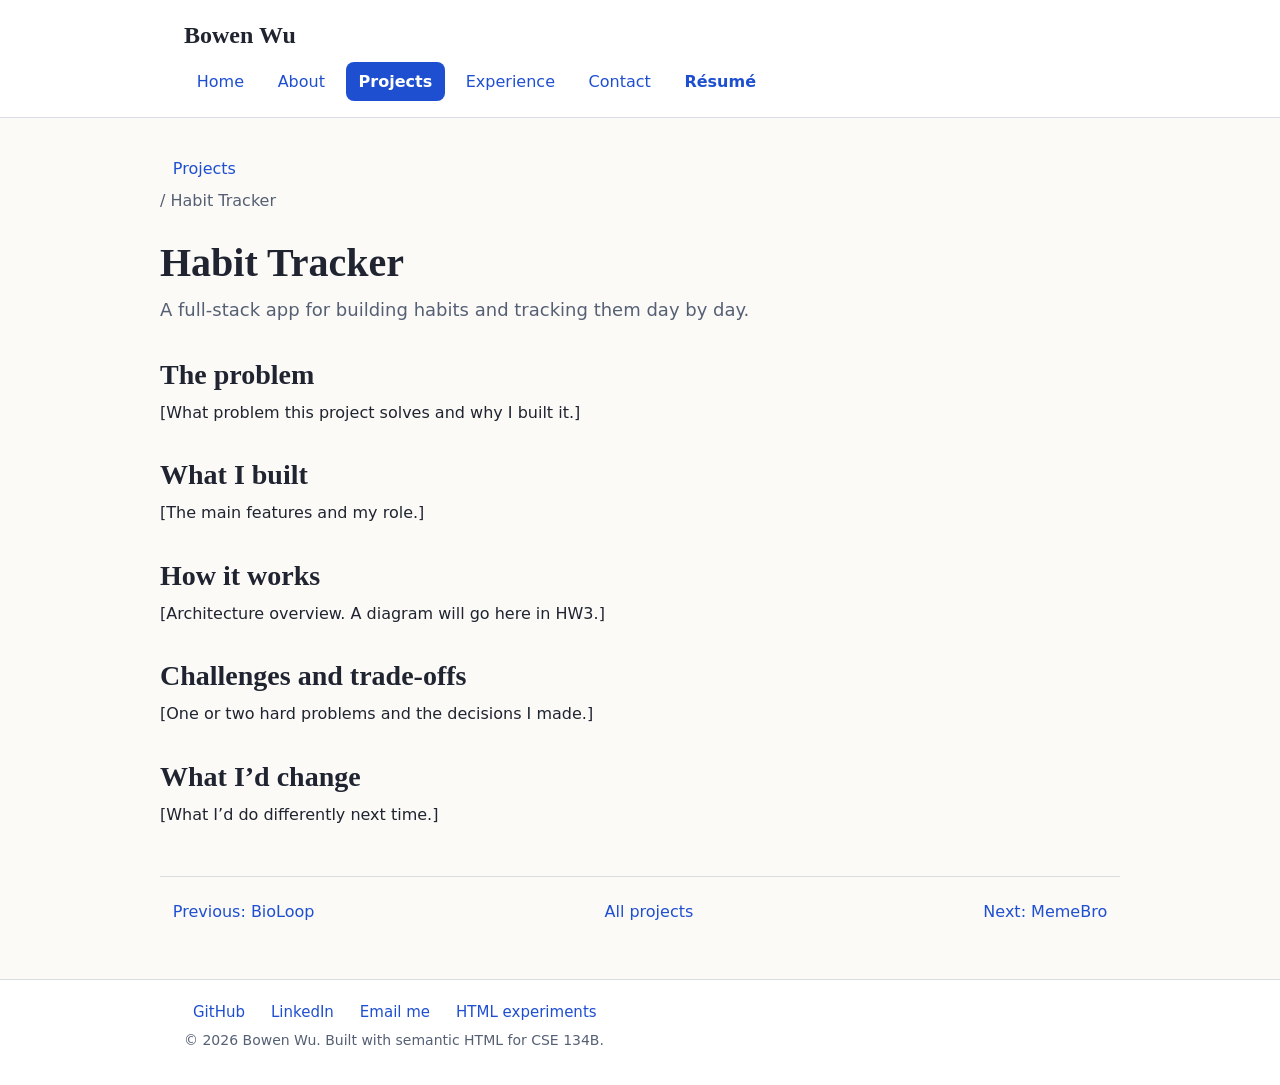
<file: projects/habit-tracker.html>
<!DOCTYPE html>
<html lang="en">
<head>
  <meta charset="utf-8">
  <meta name="viewport" content="width=device-width, initial-scale=1">
  <meta name="description" content="Case study: Habit Tracker, a project by Bowen Wu.">
  <meta name="author" content="Bowen Wu">
  <title>Habit Tracker | Bowen Wu</title>
  <link rel="icon" href="../favicon.svg" type="image/svg+xml">
  <link rel="stylesheet" href="../css/styles.css">
  <script src="../js/hello-world.js" defer></script>
</head>
<body>
  <header>
    <p><a href="../index.html"><strong>Bowen Wu</strong></a></p>
    <nav aria-label="Main">
      <ul>
        <li><a href="../index.html">Home</a></li>
        <li><a href="../about.html">About</a></li>
        <li><a href="../projects.html" aria-current="page">Projects</a></li>
        <li><a href="../experience.html">Experience</a></li>
        <li><a href="../contact.html">Contact</a></li>
        <li><a href="../resume.pdf" type="application/pdf">Résumé</a></li>
      </ul>
    </nav>
  </header>

  <main>
    <nav aria-label="Breadcrumb">
      <p><a href="../projects.html">Projects</a> / Habit Tracker</p>
    </nav>

    <article>
      <header>
        <h1>Habit Tracker</h1>
        <p>A full-stack app for building habits and tracking them day by day.</p>
        <!-- TODO: add <tech-stack> with the technologies you used, plus GitHub / demo links -->
      </header>

      <section aria-labelledby="problem-heading">
        <h2 id="problem-heading">The problem</h2>
        <p>[What problem this project solves and why I built it.]</p>
      </section>

      <section aria-labelledby="built-heading">
        <h2 id="built-heading">What I built</h2>
        <p>[The main features and my role.]</p>
      </section>

      <section aria-labelledby="how-heading">
        <h2 id="how-heading">How it works</h2>
        <p>[Architecture overview. A diagram will go here in HW3.]</p>
      </section>

      <section aria-labelledby="tradeoffs-heading">
        <h2 id="tradeoffs-heading">Challenges and trade-offs</h2>
        <p>[One or two hard problems and the decisions I made.]</p>
      </section>

      <section aria-labelledby="change-heading">
        <h2 id="change-heading">What I’d change</h2>
        <p>[What I’d do differently next time.]</p>
      </section>
    </article>

    <nav aria-label="More projects">
      <ul>
        <li><a href="bioloop.html">Previous: BioLoop</a></li>
        <li><a href="../projects.html">All projects</a></li>
        <li><a href="memebro.html">Next: MemeBro</a></li>
      </ul>
    </nav>
  </main>

  <footer>
    <nav aria-label="Footer">
      <ul>
        <!-- TODO: replace with your real GitHub and LinkedIn profile URLs -->
        <li><a href="https://github.com/">GitHub</a></li>
        <li><a href="https://www.linkedin.com/">LinkedIn</a></li>
        <li><a href="../contact.html">Email me</a></li>
        <li><a href="../experiments.html">HTML experiments</a></li>
      </ul>
    </nav>
    <p><small>&copy; 2026 Bowen Wu. Built with semantic HTML for CSE 134B.</small></p>
    <hello-world></hello-world>
  </footer>
</body>
</html>
</file>
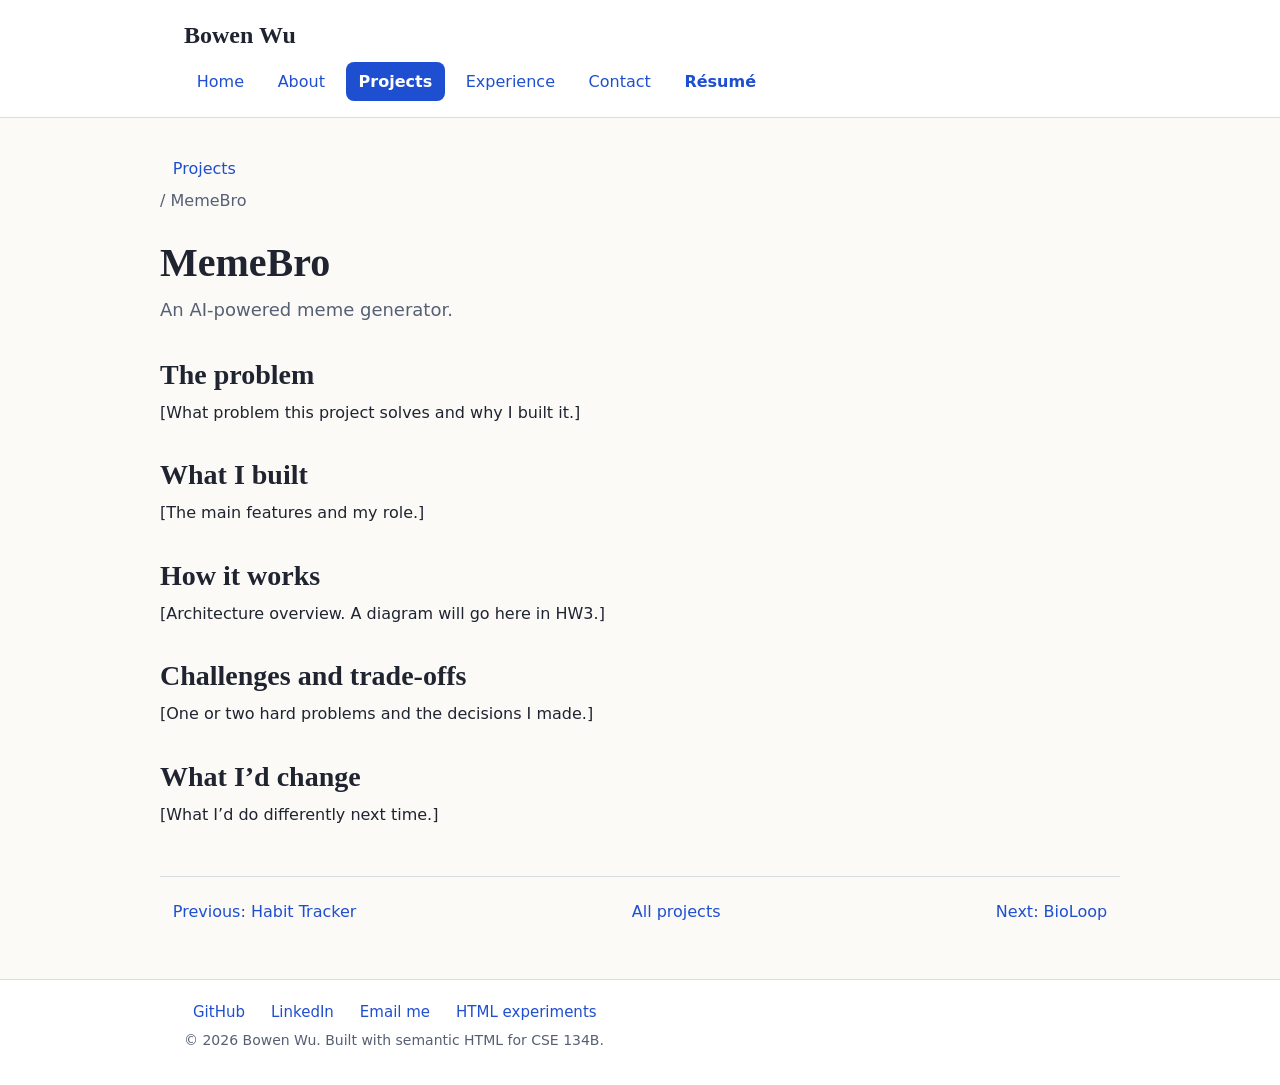
<file: projects/memebro.html>
<!DOCTYPE html>
<html lang="en">
<head>
  <meta charset="utf-8">
  <meta name="viewport" content="width=device-width, initial-scale=1">
  <meta name="description" content="Case study: MemeBro, a project by Bowen Wu.">
  <meta name="author" content="Bowen Wu">
  <title>MemeBro | Bowen Wu</title>
  <link rel="icon" href="../favicon.svg" type="image/svg+xml">
  <link rel="stylesheet" href="../css/styles.css">
  <script src="../js/hello-world.js" defer></script>
</head>
<body>
  <header>
    <p><a href="../index.html"><strong>Bowen Wu</strong></a></p>
    <nav aria-label="Main">
      <ul>
        <li><a href="../index.html">Home</a></li>
        <li><a href="../about.html">About</a></li>
        <li><a href="../projects.html" aria-current="page">Projects</a></li>
        <li><a href="../experience.html">Experience</a></li>
        <li><a href="../contact.html">Contact</a></li>
        <li><a href="../resume.pdf" type="application/pdf">Résumé</a></li>
      </ul>
    </nav>
  </header>

  <main>
    <nav aria-label="Breadcrumb">
      <p><a href="../projects.html">Projects</a> / MemeBro</p>
    </nav>

    <article>
      <header>
        <h1>MemeBro</h1>
        <p>An AI-powered meme generator.</p>
        <!-- TODO: add <tech-stack> with the technologies you used, plus GitHub / demo links -->
      </header>

      <section aria-labelledby="problem-heading">
        <h2 id="problem-heading">The problem</h2>
        <p>[What problem this project solves and why I built it.]</p>
      </section>

      <section aria-labelledby="built-heading">
        <h2 id="built-heading">What I built</h2>
        <p>[The main features and my role.]</p>
      </section>

      <section aria-labelledby="how-heading">
        <h2 id="how-heading">How it works</h2>
        <p>[Architecture overview. A diagram will go here in HW3.]</p>
      </section>

      <section aria-labelledby="tradeoffs-heading">
        <h2 id="tradeoffs-heading">Challenges and trade-offs</h2>
        <p>[One or two hard problems and the decisions I made.]</p>
      </section>

      <section aria-labelledby="change-heading">
        <h2 id="change-heading">What I’d change</h2>
        <p>[What I’d do differently next time.]</p>
      </section>
    </article>

    <nav aria-label="More projects">
      <ul>
        <li><a href="habit-tracker.html">Previous: Habit Tracker</a></li>
        <li><a href="../projects.html">All projects</a></li>
        <li><a href="bioloop.html">Next: BioLoop</a></li>
      </ul>
    </nav>
  </main>

  <footer>
    <nav aria-label="Footer">
      <ul>
        <!-- TODO: replace with your real GitHub and LinkedIn profile URLs -->
        <li><a href="https://github.com/">GitHub</a></li>
        <li><a href="https://www.linkedin.com/">LinkedIn</a></li>
        <li><a href="../contact.html">Email me</a></li>
        <li><a href="../experiments.html">HTML experiments</a></li>
      </ul>
    </nav>
    <p><small>&copy; 2026 Bowen Wu. Built with semantic HTML for CSE 134B.</small></p>
    <hello-world></hello-world>
  </footer>
</body>
</html>
</file>
<file: css/styles.css>
:root {
  --color-text: #1f2430;
  --color-muted: #566074;
  --color-bg: #fbfaf7;
  --color-surface: #ffffff;
  --color-accent: #1f4fd1;
  --color-accent-dark: #163a99;
  --color-border: #d9dce3;
  --font-body: "Segoe UI", system-ui, -apple-system, Roboto, "Helvetica Neue", Arial, sans-serif;
  --font-heading: Georgia, "Times New Roman", serif;
  --layout-width: 60rem;
  --space: 1rem;
  --radius: 0.5rem;
}

html {
  font-size: 100%;
}

body {
  margin: 0;
  font-family: var(--font-body);
  color: var(--color-text);
  background: var(--color-bg);
  line-height: 1.6;
}

h1, h2, h3 {
  font-family: var(--font-heading);
  line-height: 1.25;
  margin: 2rem 0 0.5rem;
}

h1 { font-size: 2.5rem; margin-top: 0; }
h2 { font-size: 1.75rem; }
h3 { font-size: 1.25rem; }

p, ul, ol, dl { margin: 0 0 var(--space); }

a {
  color: var(--color-accent);
  text-underline-offset: 0.15em;
}

a:hover {
  color: var(--color-accent-dark);
  text-decoration-thickness: 0.15em;
}

img, iframe, video, canvas, svg {
  max-width: 100%;
}

img, video, svg {
  height: auto;
}

small {
  font-size: 0.875rem;
}

body > header,
body > footer {
  background: var(--color-surface);
  border-color: var(--color-border);
  border-style: solid;
  border-width: 0 0 1px;
  padding: var(--space) max(1.5rem, calc((100% - var(--layout-width)) / 2 + 1.5rem));
}

body > footer {
  border-width: 1px 0 0;
  margin-top: 3rem;
  color: var(--color-muted);
}

body > header > p {
  margin: 0 0 0.5rem;
  font-family: var(--font-heading);
  font-size: 1.5rem;
}

body > header > p a {
  color: var(--color-text);
  text-decoration: none;
}

main {
  max-width: var(--layout-width);
  margin: 0 auto;
  padding: 2rem 1.5rem 0;
}

nav ul {
  display: flex;
  flex-wrap: wrap;
  gap: 0.25rem 0.5rem;
  list-style: none;
  margin: 0;
  padding: 0;
}

nav a {
  display: block;
  padding: 0.4em 0.8em;
  border-radius: var(--radius);
  text-decoration: none;
}

nav a:hover {
  background: var(--color-border);
}

nav a[aria-current="page"] {
  background: var(--color-accent);
  color: var(--color-surface);
  font-weight: 600;
}

a[type="application/pdf"] {
  font-weight: 600;
}

footer nav a {
  padding: 0.25em 0.6em;
  font-size: 0.9375rem;
}

footer small {
  color: var(--color-muted);
}

h1 + p {
  font-size: 1.125rem;
  color: var(--color-muted);
}

main > section {
  margin-top: 2.5rem;
}

main > section > h2:first-child {
  margin-top: 0;
}

main > section:has(> article) {
  display: grid;
  grid-template-columns: repeat(auto-fit, minmax(16rem, 1fr));
  gap: var(--space);
}

main > section:has(> article) > :not(article) {
  grid-column: 1 / -1;
  margin: 0;
}

main > section:has(> article) > article {
  background: var(--color-surface);
  border: 1px solid var(--color-border);
  border-radius: var(--radius);
  padding: var(--space) 1.25rem;
}

article > h3:first-child {
  margin-top: 0;
}

article h3 ~ p:last-of-type {
  margin-bottom: 0;
}

main > article > header p {
  font-size: 1.125rem;
  color: var(--color-muted);
}

picture img {
  display: block;
  border-radius: var(--radius);
  margin-bottom: var(--space);
}

tech-stack {
  display: block;
  margin: 0.75em 0;
}

tech-stack > span {
  display: inline-block;
  border: 1px solid var(--color-accent);
  border-radius: 999px;
  color: var(--color-accent-dark);
  padding: 0.1em 0.7em;
  margin: 0.15em 0.25em 0.15em 0;
  font-size: 0.875rem;
}

main > nav[aria-label="Breadcrumb"] p {
  margin: 0 0 1.5rem;
  color: var(--color-muted);
}

main > nav[aria-label="More projects"] {
  margin-top: 3rem;
  padding-top: var(--space);
  border-top: 1px solid var(--color-border);
}

main > nav[aria-label="More projects"] ul {
  justify-content: space-between;
}

fieldset {
  border: 1px solid var(--color-border);
  border-radius: var(--radius);
  margin: 0 0 var(--space);
  padding: 0.5rem 1.25rem 1rem;
  background: var(--color-surface);
}

legend {
  font-weight: 600;
  padding: 0 0.5rem;
}

fieldset > div + div {
  margin-top: var(--space);
}

label {
  font-weight: 600;
}

input, textarea, button {
  font: inherit;
}

input[type="text"],
input[type="email"],
textarea {
  box-sizing: border-box;
  width: 100%;
  max-width: 32rem;
  margin-top: 0.25rem;
  padding: 0.5em 0.75em;
  border: 1px solid var(--color-muted);
  border-radius: var(--radius);
  background: var(--color-surface);
  color: inherit;
}

button {
  padding: 0.6em 1.2em;
  border: 0;
  border-radius: var(--radius);
  background: var(--color-accent);
  color: var(--color-surface);
  font-weight: 600;
  cursor: pointer;
}

button:hover {
  background: var(--color-accent-dark);
}

dialog {
  border: 1px solid var(--color-border);
  border-radius: var(--radius);
  max-width: 24rem;
  padding: 1.5rem;
}

iframe {
  border: 1px solid var(--color-border);
  border-radius: var(--radius);
}

a:focus,
button:focus,
input:focus,
textarea:focus,
summary:focus,
audio:focus,
video:focus {
  outline: 3px solid var(--color-accent);
  outline-offset: 2px;
}

nav a[aria-current="page"]:focus,
button:focus {
  outline-color: var(--color-text);
}

@media (max-width: 40rem) {
  h1 { font-size: 2rem; }
  h2 { font-size: 1.5rem; }

  body > header,
  body > footer {
    padding-inline: var(--space);
  }

  main {
    padding-inline: var(--space);
  }

  body > header nav ul {
    display: grid;
    grid-template-columns: 1fr 1fr;
  }

  body > header nav a {
    padding: 0.7em 0.8em;
    border: 1px solid var(--color-border);
  }

  main > nav[aria-label="More projects"] ul {
    flex-direction: column;
  }
}
</file>
<file: part1/cheese.css>
body {
  font-family: Georgia, "Times New Roman", serif;
  color: #2b2118;
  background: #fff8e7;
  line-height: 1.7;
  max-width: 42rem;
  margin: 0 auto;
  padding: 2rem 1.5rem;
}

h1 {
  font-size: 2.75rem;
  line-height: 1.2;
  margin-bottom: 0.25rem;
}

h2 {
  font-size: 1.75rem;
  margin-top: 2.5rem;
}

.latin {
  font-style: italic;
}

#warning {
  background: #ffd6a5;
  padding: 0.75rem 1rem;
  border-radius: 0.25rem;
}

dt {
  font-weight: bold;
  margin-top: 0.75rem;
}

blockquote {
  border: 3px solid #c9902b;
  margin: 1.5rem 2rem;
  padding: 0.5rem 1.5rem;
  background: #fff;
}

blockquote footer {
  font-size: 0.9rem;
}

fieldset {
  border: 1px solid #c9902b;
}

input[type="text"] {
  padding: 0.3em 0.5em;
}

button {
  padding: 0.5em 1em;
  font: inherit;
  background: #c9902b;
  border: 1px solid #8a5f10;
  color: #2b2118;
  cursor: pointer;
}

a {
  color: #1b6ca8;
}

a {
  color: #9c3d00;
}

a:hover {
  color: #5a2300;
  background: #ffe9b8;
}

a:focus,
input:focus,
button:focus {
  outline: 3px solid #1b6ca8;
  outline-offset: 2px;
}

button:hover {
  background: #e0a93a;
}

body > footer {
  margin-top: 3rem;
  border-top: 1px solid #c9902b;
  font-size: 0.9rem;
}
</file>
